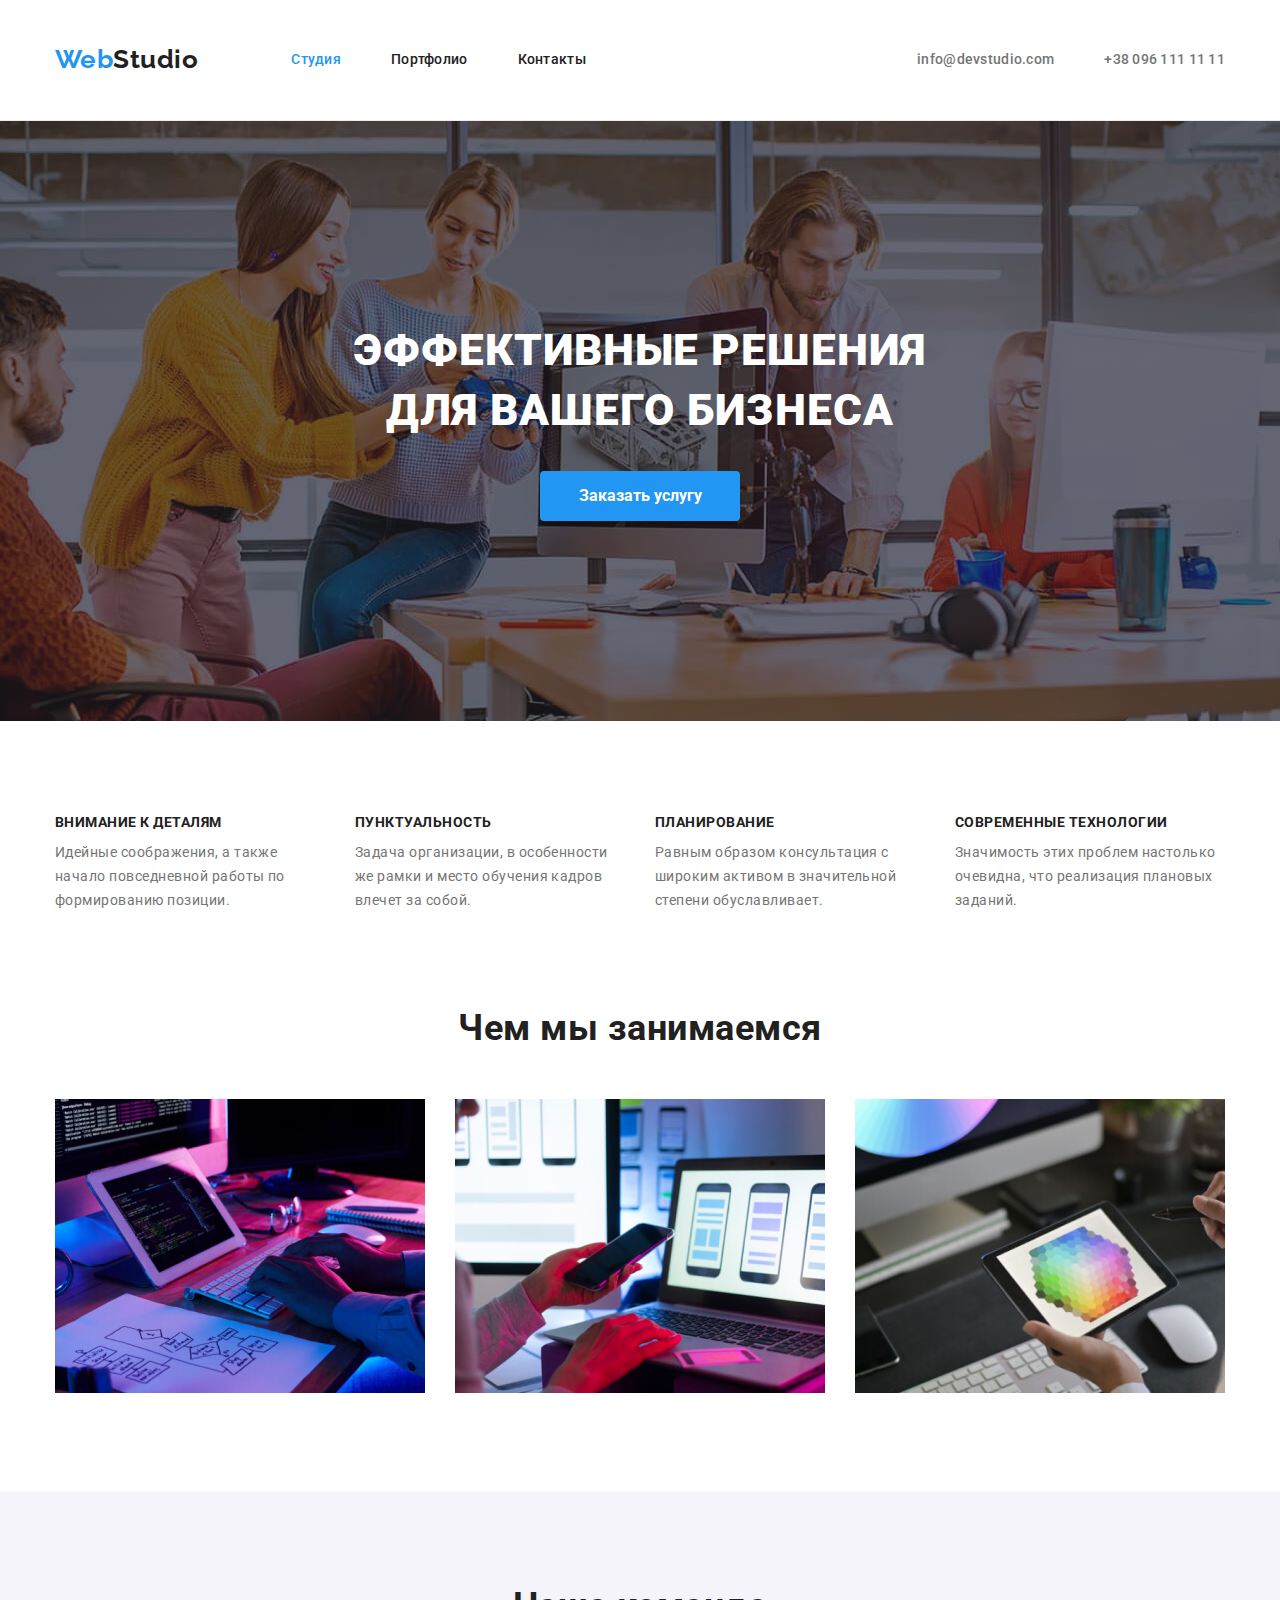
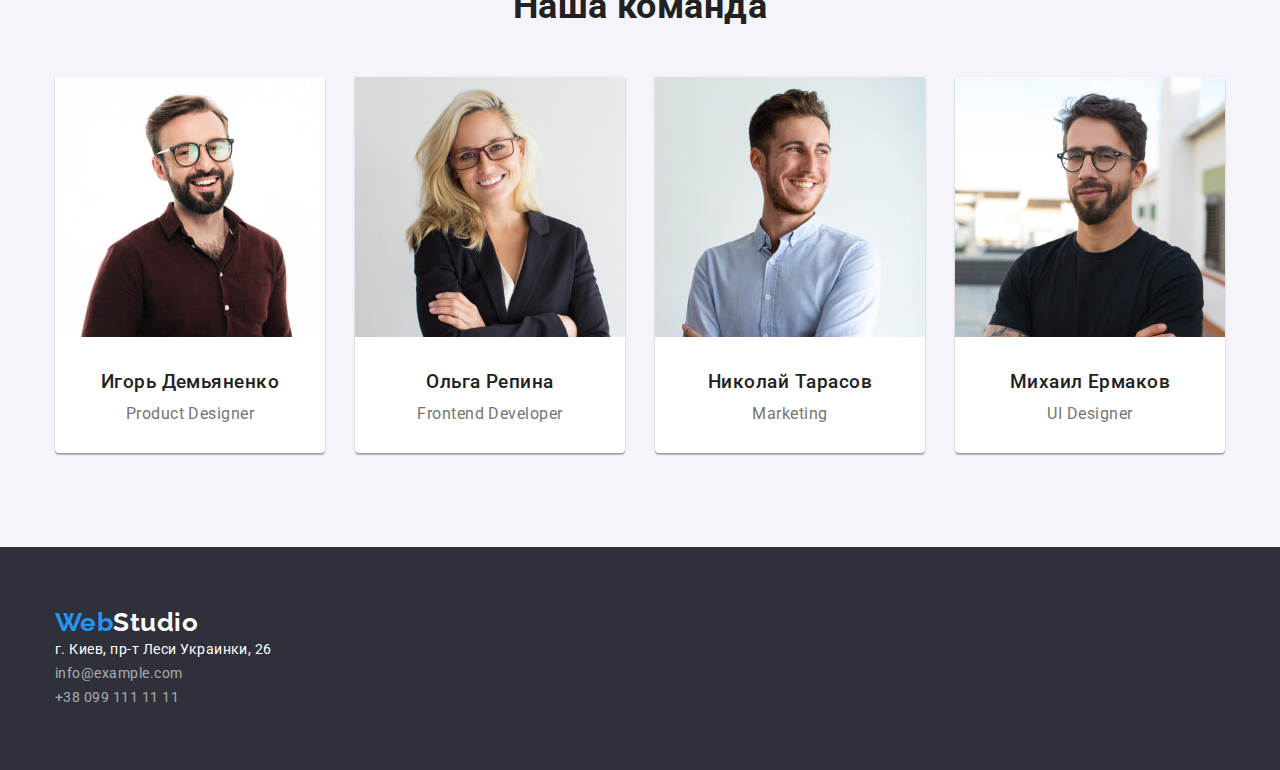
<file: index.html>
<!DOCTYPE html>
<html lang="en">

<head>
  <meta charset="UTF-8" />
  <meta name="viewport" content="width=device-width, initial-scale=1.0" />
  <title>Студия</title>
  <link href="https://fonts.googleapis.com/css2?family=Raleway:wght@700&family=Roboto:wght@400;500;700;900&display=swap"
    rel="stylesheet" />
  <link rel="stylesheet"
    href="https://cdnjs.cloudflare.com/ajax/libs/modern-normalize/1.0.0/modern-normalize.min.css" />
  <link rel="stylesheet" href="./css/styles.css" />
</head>

<body>
  <header>
    <div class="container flex-nav">
      <nav class="main-nav">
        <a href="./index.html" class="logo"><span class="logo-focus">Web</span>Studio</a>
        <ul class="site-nav">
          <li class="nav-item">
            <a class="link active" href="./index.html">Студия</a>
          </li>
          <li class="nav-item">
            <a class="link" href="./portfolio.html">Портфолио</a>
          </li>
          <li class="nav-item"><a class="link" href="">Контакты</a></li>
        </ul>
      </nav>
      <ul class="site-nav">
        <li class="nav-item">info@devstudio.com</li>
        <li class="nav-item">+38 096 111 11 11</li>
      </ul>
    </div>
  </header>
  <main>
    <section class="section hero overlay">
      <div class="container">
        <h1 class="hero-title">Эффективные решения для вашего бизнеса</h1>
        <button class="hero-button" type="button">Заказать услугу</button>
      </div>
    </section>

    <section class="advantage section">
      <div class="container">
        <h2 class="visually-hidden">Наши преимущества</h2>
        <ul class="adv-list">
          <li class="adv-item">
            <h3 class="advantage-title">Внимание к деталям</h3>
            <p class="text">
              Идейные соображения, а также начало повседневной работы по
              формированию позиции.
            </p>
          </li>
          <li class="adv-item">
            <h3 class="advantage-title">Пунктуальность</h3>
            <p class="text">
              Задача организации, в особенности же рамки и место обучения
              кадров влечет за собой.
            </p>
          </li>
          <li class="adv-item">
            <h3 class="advantage-title">Планирование</h3>
            <p class="text">
              Равным образом консультация с широким активом в значительной
              степени обуславливает.
            </p>
          </li>
          <li class="adv-item">
            <h3 class="advantage-title">Современные технологии</h3>
            <p class="text">
              Значимость этих проблем настолько очевидна, что реализация
              плановых заданий.
            </p>
          </li>
        </ul>
      </div>
    </section>

    <section class="section-services section">
      <div class="container">
        <h2 class="section-title">Чем мы занимаемся</h2>
        <ul class="list-services">
          <li class="item-services">
            <img src="./images/img.jpg" width="370" alt="Блок схема и компьютер" />
          </li>
          <li class="item-services">
            <img src="./images/img-1.jpg" width="370" alt="телефон с ноутбуком" />
          </li>
          <li class="item-services">
            <img src="./images/img-2.jpg" width="370" alt="планшет с графикой" />
          </li>
        </ul>
      </div>
    </section>

    <section class="section-team section">
      <div class="container">
        <h2 class="section-title">Наша команда</h2>
        <ul class="team-list">
          <li class="team-member">
            <img src="./images/img-3.jpg" width="270" alt="фото дизайнера" />
            <h3 class="member-title">Игорь Демьяненко</h3>
            <p class="text">Product Designer</p>
          </li>
          <li class="team-member">
            <img src="./images/img-4.jpg" width="270" alt="фото Фронтенд разработчика" />
            <h3 class="member-title">Ольга Репина</h3>
            <p class="text">Frontend Developer</p>
          </li>
          <li class="team-member">
            <img src="./images/img-5.jpg" width="270" alt="фото маркетолога" />
            <h3 class="member-title">Николай Тарасов</h3>
            <p class="text">Marketing</p>
          </li>
          <li class="team-member">
            <img src="./images/img-6.jpg" width="270" alt="фото дизайнера" />
            <h3 class="member-title">Михаил Ермаков</h3>
            <p class="text">UI Designer</p>
          </li>
        </ul>
      </div>
    </section>
  </main>
  <footer>
    <div class="container">
      <a href="./index.html" class="logo"><span class="logo-focus">Web</span>Studio</a>
      <address>
        <ul>
          <li>
            <a class="footer-adress" target="_blank" rel="noopener noreferer"
              href="https://goo.gl/maps/dYgreAJpqMBWoAhu7">г. Киев, пр-т Леси Украинки, 26</a>
          </li>
          <li>
            <a class="footer-adress dark" target="_blank" rel="noopener noreferer"
              href="mailto:info@example.com">info@example.com</a>
          </li>
          <li>
            <a class="footer-adress dark" target="_blank" rel="noopener noreferer" href="tel:+380991111111">+38 099 111
              11 11</a>
          </li>
        </ul>
      </address>
    </div>
  </footer>
</body>

</html>
</file>
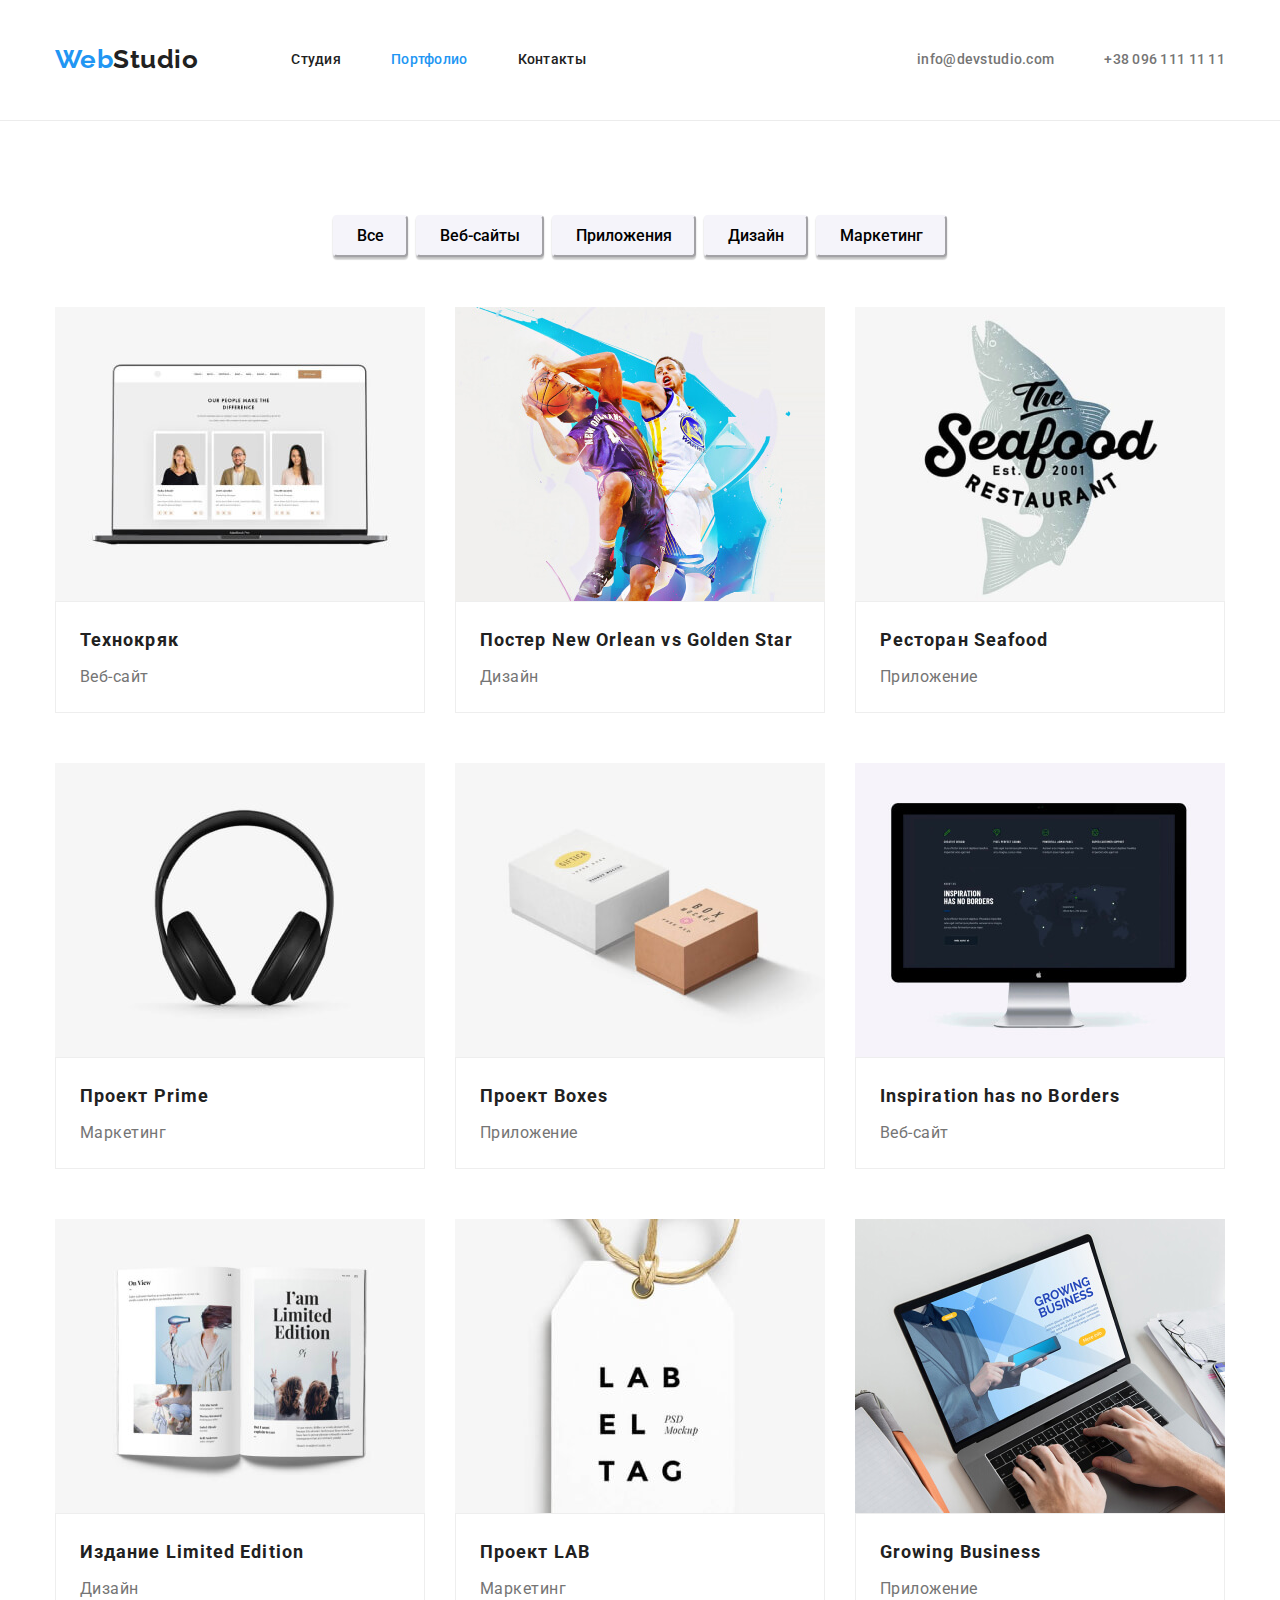
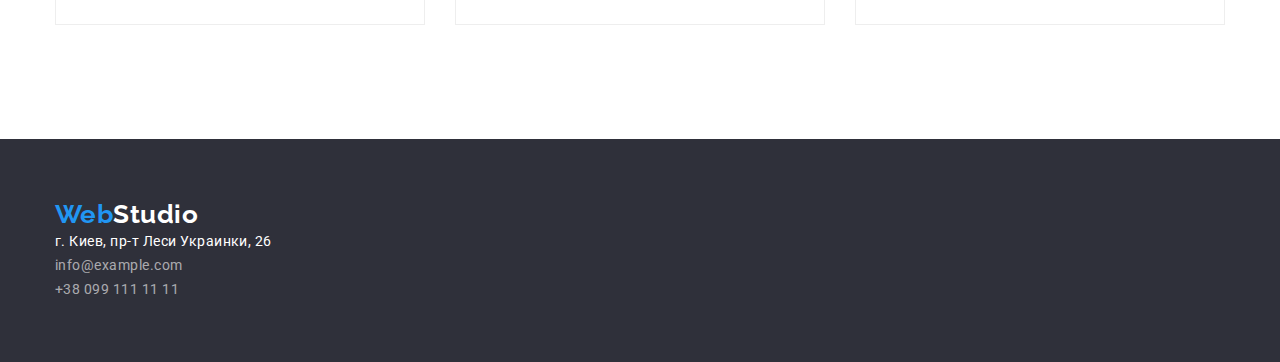
<file: portfolio.html>
<!DOCTYPE html>
<html lang="en">

<head>
  <meta charset="UTF-8" />
  <meta name="viewport" content="width=device-width, initial-scale=1.0" />
  <title>Портфолио</title>
  <link href="https://fonts.googleapis.com/css2?family=Raleway:wght@700&family=Roboto:wght@400;500;700;900&display=swap"
    rel="stylesheet" />
  <link rel="stylesheet"
    href="https://cdnjs.cloudflare.com/ajax/libs/modern-normalize/1.0.0/modern-normalize.min.css" />
  <link rel="stylesheet" href="./css/styles.css" />
</head>

<body>
  <header>
    <div class="container flex-nav">
      <nav class="main-nav">
        <a href="./index.html" class="logo"><span class="logo-focus">Web</span>Studio</a>
        <ul class="site-nav">
          <li class="nav-item"><a class="link" href="./index.html">Студия</a></li>
          <li class="nav-item"><a class="link active" href="./portfolio.html">Портфолио</a></li>
          <li class="nav-item"><a class="link" href="">Контакты</a></li>
        </ul>
      </nav>
      <ul class="site-nav">
        <li class="nav-item">info@devstudio.com</li>
        <li class="nav-item">+38 096 111 11 11</li>
      </ul>
    </div>
  </header>
  <main>
    <section class="section">
      <div class="container">
        <ul class="portfolio-filter">
          <li class="filter-item">
            <button type="button" class="filter-button">Все</button>
          </li>
          <li class="filter-item">
            <button type="button" class="filter-button">
              Веб-сайты
            </button>
          </li>
          <li class="filter-item">
            <button type="button" class="filter-button">
              Приложения
            </button>
          </li>
          <li class="filter-item">
            <button type="button" class="filter-button">Дизайн</button>
          </li>
          <li class="filter-item"> <button type="button" class="filter-button">
              Маркетинг
            </button>

          </li>
        </ul>

        <h1 class="visually-hidden">Наши работы</h1>
        <ul class="portfolio">
          <li class="portfolio-item">
            <img class="img-block" src="./images/portfolio/img.jpg" width="370" height="294" alt="Картинка Технокряк" />
            <div class="portfolio-text">
              <h2 class="portfolio-title">Технокряк</h2>
              <p class="text">Веб-сайт</p>
            </div>
          </li>
          <li class="portfolio-item">
            <img class="img-block" src="./images/portfolio/img-1.jpg" width="370" height="294"
              alt="Картинка Постер New Orlean vs Golden Star" />

            <div class="portfolio-text">
              <h2 class="portfolio-title">Постер New Orlean vs Golden Star</h2>
              <p class="text">Дизайн</p>
            </div>
          </li>
          <li class="portfolio-item">
            <img class="img-block" src="./images/portfolio/img-2.jpg" width="370" height="294"
              alt="Картинка Ресторан Seafood" />
            <div class="portfolio-text">
              <h2 class="portfolio-title">Ресторан Seafood</h2>
              <p class="text">Приложение</p>
            </div>
          </li>
          <li class="portfolio-item">
            <img class="img-block" src="./images/portfolio/img-3.jpg" width="370" height="294"
              alt="Картинка Проект Prime" />
            <div class="portfolio-text">
              <h2 class="portfolio-title">Проект Prime</h2>
              <p class="text">Маркетинг</p>
            </div>
          </li>
          <li class="portfolio-item">
            <img class="img-block" src="./images/portfolio/img-4.jpg" width="370" height="294"
              alt="Картинка Проект Boxes" />
            <div class="portfolio-text">
              <h2 class="portfolio-title">Проект Boxes</h2>
              <p class="text">Приложение</p>
            </div>
          </li>
          <li class="portfolio-item">
            <img class="img-block" src="./images/portfolio/img-5.jpg" width="370" height="294"
              alt="Картинка Inspiration has no Borders" />
            <div class="portfolio-text">
              <h2 class="portfolio-title">Inspiration has no Borders</h2>
              <p class="text">Веб-сайт</p>
            </div>
          </li>
          <li class="portfolio-item">
            <img class="img-block" src="./images/portfolio/img-6.jpg" width="370" height="294"
              alt="Картинка Издание Limited Edition" />
            <div class="portfolio-text">
              <h2 class="portfolio-title">Издание Limited Edition</h2>
              <p class="text">Дизайн</p>
            </div>
          </li>
          <li class="portfolio-item">
            <img class="img-block" src="./images/portfolio/img-7.jpg" width="370" height="294"
              alt="Картинка Проект LAB" />
            <div class="portfolio-text">
              <h2 class="portfolio-title">Проект LAB</h2>
              <p class="text">Маркетинг</p>
            </div>
          </li>
          <li class="portfolio-item">
            <img class="img-block" src="./images/portfolio/img-8.jpg" width="370" height="294"
              alt="Картинка Growing Business" />
            <div class="portfolio-text">
              <h2 class="portfolio-title">Growing Business</h2>
              <p class="text">Приложение</p>
            </div>
          </li>
        </ul>
      </div>
    </section>
  </main>
  <footer>
    <div class="container">
      <a href="./index.html" class="logo"><span class="logo-focus">Web</span>Studio</a>
      <address>
        <ul>
          <li>
            <a class="footer-adress" target="_blank" rel="noopener noreferer"
              href="https://goo.gl/maps/dYgreAJpqMBWoAhu7">г. Киев, пр-т Леси Украинки, 26</a>
          </li>
          <li>
            <a class="footer-adress dark" target="_blank" rel="noopener noreferer"
              href="mailto:info@example.com">info@example.com</a>
          </li>
          <li>
            <a class="footer-adress dark" target="_blank" rel="noopener noreferer" href="tel:+380991111111">+38 099 111
              11
              11</a>
          </li>
        </ul>
      </address>
    </div>
  </footer>
</body>

</html>
</file>
<file: css/styles.css>
/*main text color #212121; */
/*additional text color #757575;*/
/* accent color text #2196F3; */
/*background color #FFFFFF;*/
/* background top color 2F303A */
/*background team color #F5F4FA;  */
:root {
  --background-color: #ffffff;
  --main-text-color: #757575;
  --focus-color: #2196f3;
  --title-color: #212121;
  --grey-bkg: #f5f4fa;
}

header {
  border-bottom: 1px solid #ECECEC;

}

.img-block {
  display: block;
}

.visually-hidden {
  position: absolute !important;
  clip: rect(1px 1px 1px 1px);
  clip: rect(1px, 1px, 1px, 1px);
  padding: 0 !important;
  border: 0 !important;
  height: 1px !important;
  width: 1px !important;
  overflow: hidden;
}

.section {
  padding-bottom: 94px;
  padding-top: 94px;
}

body {
  background-color: var(--background-color);
  color: var(--main-text-color);
  font-family: Roboto, sans-serif;
  letter-spacing: 0.03em;
}

.container {
  width: 1200px;
  padding-left: 15px;
  padding-right: 15px;
  margin-left: auto;
  margin-right: auto;
  /* outline: 2px solid blue; */
}

ul {
  list-style: none;
  margin: 0;
  padding: 0px;
}

h1,
h2,
h3 {
  color: var(--title-color);
  margin-top: 0px;
}

.logo {
  list-style: none;
  color: var(--title-color);
  font-family: Raleway, sans-serif;
  font-weight: 700;
  font-size: 26px;
  line-height: 1.2;
}

.logo-focus {
  color: var(--focus-color);
}

/* a {
  text-decoration: none;
} */

/* site nav */
header * {
  text-decoration: none;
  /* padding-bottom: 32px;
  padding-top: 32px; */
}

.site-nav {
  font-weight: 500;
  font-size: 14px;
  line-height: 1.14;
  letter-spacing: 0.02em;
  text-decoration: none;
  display: flex;
  margin-left: auto;
}

.main-nav {
  display: flex;
  align-items: center;
}

.flex-nav {
  display: flex;
  align-items: center;
  padding-bottom: 32px;
  padding-top: 32px;
}

.main-nav .logo {
  margin-right: 93px;
}

/* .site-nav .nav-item {
  margin-right: 50px;
} */

.site-nav .nav-item:not(:last-child) {
  margin-right: 50px;
}

.site-nav .link:hover,
.site-nav .link:focus {
  color: var(--focus-color);
}

.site-nav .link {
  color: var(--title-color);
  display: block;
  padding-top: 20px;
  padding-bottom: 20px;
}

.site-nav .link.active {
  color: var(--focus-color);
}

.site-nav>li:hover,
.site-nav>li:focus {
  color: var(--focus-color);
}

/* Hero section */
.hero {
  background-color: #2f303a;
  letter-spacing: 0.06em;
  text-align: center;
  padding-top: 200px;
  padding-bottom: 280px;
}

.overlay {
  height: 600px;
  max-width: 1600px;
  margin-left: auto;
  margin-right: auto;
  background-image: linear-gradient(to right,
      rgba(47, 48, 58, 0.4),
      rgba(47, 48, 58, 0.4)),
    url(../images/hero/herobg.jpg);
  /* background-image: url(../images/hero/herobg.jpg); */
  background-size: cover;
  background-repeat: no-repeat;
  background-position: top center;
}

.hero .container {
  max-width: 696px;
}

.hero-title {
  color: var(--background-color);
  font-weight: 900;
  font-size: 44px;
  line-height: 1.36;
  text-align: center;
  text-transform: uppercase;
  margin-bottom: 30px;
}

.hero-button {
  color: var(--background-color);
  background-color: var(--focus-color);
  font-weight: 700;
  font-size: 16px;
  border: 0px;
  line-height: 1.87;
  text-align: center;
  border-radius: 4px;
  padding: 10px 32px;
  min-width: 200px;
  box-shadow: 0px 4px 4px rgba(0, 0, 0, 0.15);
}

/* advantages */
.advantage {
  font-size: 14px;
  line-height: 1.71;
}

.adv-list {
  display: flex;
}

.adv-item {
  width: calc((100% - 30px * 3)/4);
}

.adv-item:not(:last-child) {
  margin-right: 30px;
}

.advantage-title {
  font-weight: 700;
  font-size: 14px;
  line-height: 1.14;
  text-transform: uppercase;
  margin-bottom: 10px;
}

.text {
  margin: 0px;
}

/* Section-services */
.section-services {
  padding-top: 0px;
}

.list-services {
  display: flex;
}

.item-services {
  width: calc((100% - 30px * 2)/3);
}

.item-services:not(:last-child) {
  margin-right: 30px;
}

/* Section team */
.section-title {
  color: var(--title-color);
  font-weight: 700;
  font-size: 36px;
  line-height: 1.17;
  text-align: center;
  margin-bottom: 50px;
}

.team-list {
  display: flex;
  justify-content: center;
}

.section-team {
  font-size: 16px;
  line-height: 1.19;
  text-align: center;
  background: var(--grey-bkg);
}

.team-member {
  width: calc((100% - 30px * 3)/4);
}

.team-member:not(:last-child) {
  margin-right: 30px;
}

.member-title {
  font-weight: 500;
  margin-bottom: 10px;
  margin-top: 30px;
}

.team-member {
  padding-bottom: 30px;
  background-color: var(--background-color);
  box-shadow: 0px 1px 3px rgba(0, 0, 0, 0.12), 0px 1px 1px rgba(0, 0, 0, 0.14),
    0px 2px 1px rgba(0, 0, 0, 0.2);
  border-radius: 0px 0px 4px 4px;
}

/* footer */
footer {
  background-color: #2f303a;
  padding-top: 60px;
  padding-bottom: 60px;
}

footer .logo {
  color: var(--background-color);
  text-decoration: none;
  margin-bottom: 20px;
}

.footer-adress {
  font-size: 14px;
  line-height: 1.71;
  color: var(--background-color);
  font-style: normal;
  text-decoration: none;
  margin-bottom: 9px;
}

.dark {
  color: rgba(255, 255, 255, 0.6);
}

/* portfolio styles */
.portfolio {
  display: flex;
  flex-wrap: wrap;
  margin: -15px;
}

.portfolio-item {
  /* border: 1px solid #eeeeee; */
  padding-bottom: 20px;
  margin: 15px;
  /* width: 370px; */
  width: calc((100% - 15px * 6)/3);
}

.portfolio-title {
  color: var(--title-color);
}

.filter-button {
  background-color: var(--grey-bkg);
  font-weight: 500;
  font-size: 16px;
  line-height: 1.62;
  box-shadow: 0px 3px 1px rgba(0, 0, 0, 0.1), 0px 1px 2px rgba(0, 0, 0, 0.08),
    0px 2px 2px rgba(0, 0, 0, 0.12);
  border-radius: 4px;
  padding: 6px 22px;
  border-color: var(--grey-bkg);
}

.filter-button:hover,
.filter-button:focus {
  color: var(--background-color);
  background-color: var(--focus-color);
  border-color: var(--focus-color);
}

.portfolio-filter {
  display: flex;
  justify-content: center;
  margin-bottom: 50px;
}

.filter-item:not(:last-child) {
  margin-right: 8px;
}

.portfolio-title {
  font-size: 18px;
  line-height: 2;
  letter-spacing: 0.06em;
  /* margin-top: 20px; */
  margin-bottom: 4px;
}

.portfolio-text {
  border: 1px solid #eeeeee;
  padding: 20px 24px;
}

.portfolio-item .text {
  font-size: 16px;
  line-height: 1.87;
}
</file>
